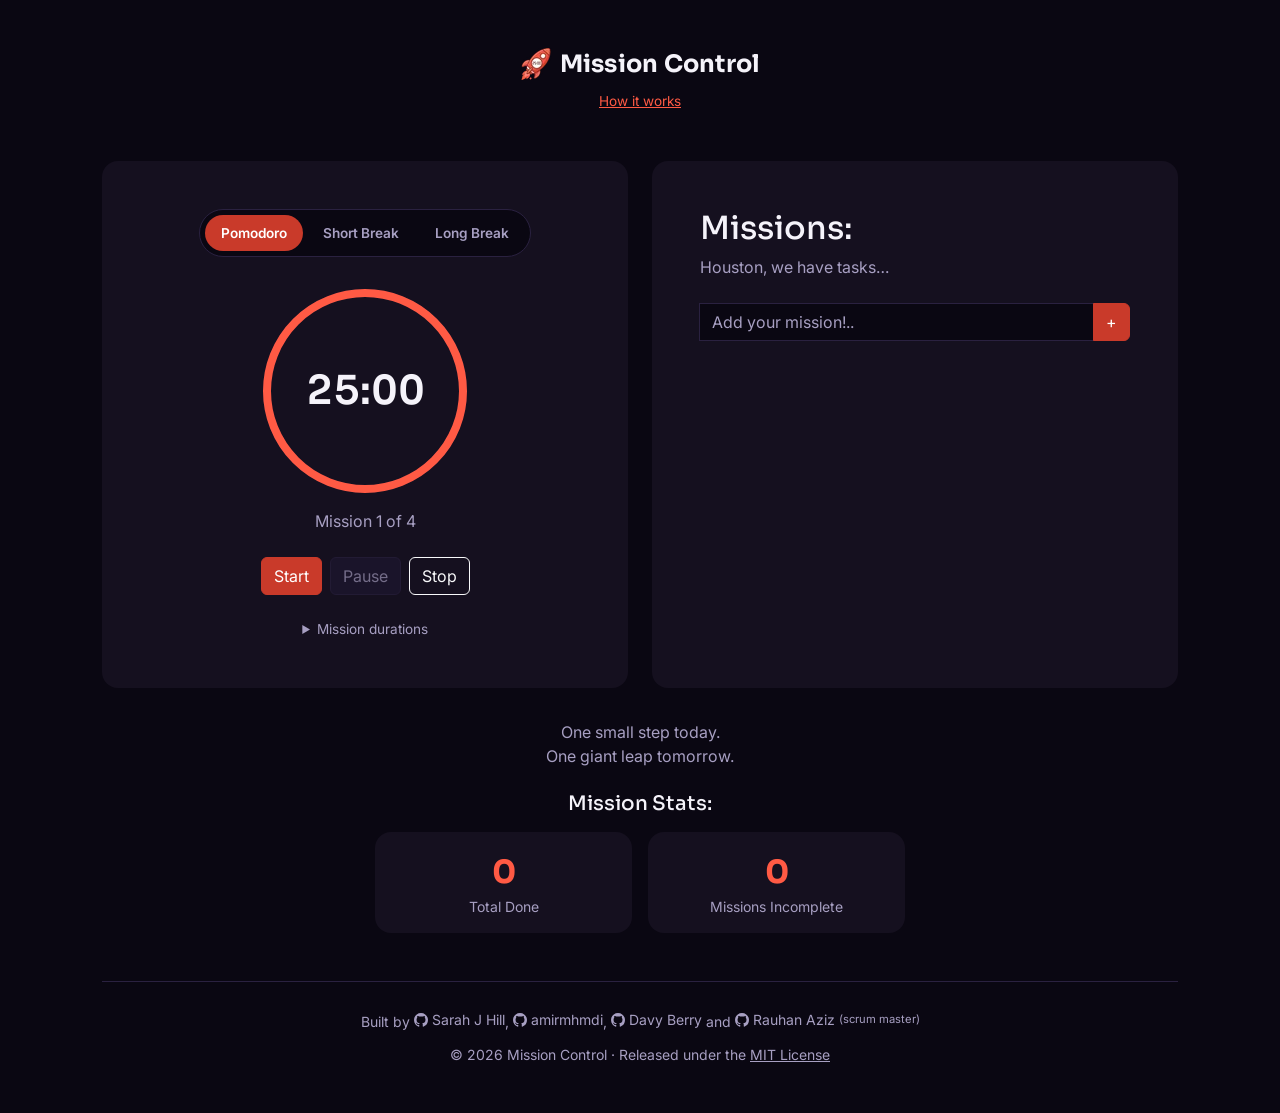
<file: index.html>
<!DOCTYPE html>
<html lang="en">

<head>
  <meta charset="UTF-8">
  <meta name="viewport" content="width=device-width, initial-scale=1.0">
  <title>Mission Control | Pomodoro Timer &amp; Mission List</title>
  <meta name="description" content="Mission Control - a Pomodoro focus timer with a mission (task) list, built for the AI Augmented FullStack Bootcamp hackathon.">

  <!-- Fonts: Sora for display/headings, Inter for body/UI text -->
  <link rel="preconnect" href="https://fonts.googleapis.com">
  <link rel="preconnect" href="https://fonts.gstatic.com" crossorigin>
  <link href="https://fonts.googleapis.com/css2?family=Inter:wght@400;500;600&family=Sora:wght@500;600;700&display=swap" rel="stylesheet">

  <!-- Bootstrap 5.3 -->
  <link href="https://cdn.jsdelivr.net/npm/bootstrap@5.3.3/dist/css/bootstrap.min.css" rel="stylesheet">

  <link rel="stylesheet" href="assets/css/style.css">

  <!-- Favicon -->
  <link rel="apple-touch-icon" sizes="180x180" href="assets/images/favicons/apple-touch-icon.png">
  <link rel="icon" type="image/png" sizes="32x32" href="assets/images/favicons/favicon-32x32.png">
  <link rel="icon" type="image/png" sizes="16x16" href="assets/images/favicons/favicon-16x16.png">
  <link rel="manifest" href="assets/images/favicons/site.webmanifest">
</head>

<body>
  <div class="container app-shell py-4 py-md-5">
    <header class="text-center mb-4 mb-md-5">
      <h1 class="app-title d-inline-flex align-items-center gap-2">
        <span class="app-title__icon" aria-hidden="true">
          <img src="assets/images/logo.webp" alt="" width="32" height="32" decoding="async">
        </span>
        Mission Control
      </h1>
      <div>
        <button type="button" class="btn btn-link instructions-link p-0" data-bs-toggle="modal" data-bs-target="#instructionsModal">
          How it works
        </button>
      </div>
    </header>


    <main class="row g-4">

      <!--  TIMER PANEL — Sarah (Timer core: US-1–5)  -->
      <div class="col-12 col-lg-6">
        <section class="panel card bg-body-tertiary border-0 rounded-4 p-4 p-md-5 h-100 d-flex flex-column align-items-center text-center" aria-labelledby="timer-heading">
          <h2 id="timer-heading" class="visually-hidden">Focus timer</h2>

          <!-- Mode tabs -->
          <div class="nav nav-pills mode-tabs mb-4" role="tablist" aria-label="Timer mode">
            <button type="button" class="nav-link mode-tab is-active" role="tab" aria-selected="true" aria-controls="timer-panel" id="tab-pomodoro" data-mode="pomodoro">Pomodoro</button>
            <button type="button" class="nav-link mode-tab" role="tab" aria-selected="false" aria-controls="timer-panel" id="tab-short" data-mode="short">Short Break</button>
            <button type="button" class="nav-link mode-tab" role="tab" aria-selected="false" aria-controls="timer-panel" id="tab-long" data-mode="long">Long Break</button>
          </div>

          <!-- Circular timer -->
          <div class="timer-ring-wrap mb-2" id="timer-panel" role="tabpanel" aria-labelledby="tab-pomodoro" tabindex="0">
            <svg class="timer-ring" viewBox="0 0 220 220" width="220" height="220" aria-hidden="true">
              <circle class="timer-ring__track" cx="110" cy="110" r="98" />
              <circle class="timer-ring__progress" id="ring-progress" cx="110" cy="110" r="98" />
            </svg>
            <div class="timer-display" id="timer-display" role="timer" aria-live="polite" aria-atomic="true">
              25:00
            </div>
          </div>

          <p class="session-counter text-subtle mb-4" id="session-counter">Mission 1 of 4</p>

          <!-- Controls -->
          <div class="timer-controls d-flex gap-2 mb-4">
            <button type="button" class="btn btn-primary" id="btn-start">Start</button>
            <button type="button" class="btn btn-secondary" id="btn-pause" disabled>Pause</button>
            <button type="button" class="btn btn-outline-light" id="btn-stop">Stop</button>
          </div>

          <!--  Duration settings — Rauhan (Persistence + Settings: US-6, US-12, US-13)  -->
          <details class="settings w-100">
            <summary class="text-subtle">Mission durations</summary>
            <form class="settings__form row g-2 mt-2 justify-content-center" id="settings-form">
              <div class="col-auto">
                <label for="duration-pomodoro" class="form-label small text-subtle mb-1">Pomodoro (min)</label>
                <input type="number" class="form-control form-control-sm" id="duration-pomodoro" name="pomodoro" min="1" max="90" step="1" value="25" inputmode="numeric">
              </div>
              <div class="col-auto">
                <label for="duration-short" class="form-label small text-subtle mb-1">Short Break (min)</label>
                <input type="number" class="form-control form-control-sm" id="duration-short" name="short" min="1" max="30" step="1" value="5" inputmode="numeric">
              </div>
              <div class="col-auto">
                <label for="duration-long" class="form-label small text-subtle mb-1">Long Break (min)</label>
                <input type="number" class="form-control form-control-sm" id="duration-long" name="long" min="1" max="60" step="1" value="15" inputmode="numeric">
              </div>
              <div class="col-12 mt-3">
                <button type="submit" class="btn btn-outline-light btn-sm">Save durations</button>
                <p class="settings__error text-danger small mt-2 mb-0" id="settings-error" role="alert"></p>
              </div>
            </form>
          </details>
          <!--  end Settings — you  -->

          <p class="timer-announcer visually-hidden" id="timer-announcer" aria-live="assertive"></p>
        </section>
      </div>

      <!--  MISSIONS PANEL added by Amir-->
      <div class="col-12 col-lg-6">
        <section class="panel card bg-body-tertiary border-0 rounded-4 p-4 p-md-5 h-100" aria-labelledby="missions-heading">
          <h2 id="missions-heading">Missions:</h2>
          <p class="missions-tagline text-subtle mb-4">Houston, we have tasks&hellip;</p>

          <form class="mission-form input-group mb-1" id="mission-form">
            <label for="mission-input" class="visually-hidden">Add your mission</label>
            <input type="text" class="form-control" id="mission-input" name="mission" placeholder="Add your mission!.." autocomplete="off">
            <button type="submit" class="btn btn-primary" aria-label="Add mission">
              <span aria-hidden="true">+</span>
            </button>
          </form>
          <p class="mission-form__error text-danger small" id="mission-error" role="alert"></p>

          <ul class="mission-list list-group list-group-flush mt-3" id="mission-list">
            <!-- Mission <li> items injected here by js/app.js -->
          </ul>
        </section>
      </div>

      <!--  STATS STRIP added by Amir -->
      <div class="col-12">
        <section class="stats-strip text-center pt-2" aria-labelledby="stats-heading">
          <p class="stats-strip__tagline text-subtle mb-4">One small step today.<br>One giant leap tomorrow.</p>

          <h2 id="stats-heading" class="h5 mb-3">Mission Stats:</h2>
          <div class="row justify-content-center g-3">
            <div class="col-6 col-sm-4 col-md-3">
              <div class="stat-card card bg-body-tertiary border-0 rounded-4 p-3">
                <p class="stat-card__value mb-0" id="stat-done">0</p>
                <p class="stat-card__label text-subtle small mb-0">Total Done</p>
              </div>
            </div>
            <div class="col-6 col-sm-4 col-md-3">
              <div class="stat-card card bg-body-tertiary border-0 rounded-4 p-3">
                <p class="stat-card__value mb-0" id="stat-incomplete">0</p>
                <p class="stat-card__label text-subtle small mb-0">Missions Incomplete</p>
              </div>
            </div>
          </div>
        </section>
      </div>

    </main>
    <!--  FOOTER — Davy (accessibility/usability)  -->
    <footer class="app-footer text-center text-subtle small mt-5 pt-4">
      <p class="app-footer__built-by mb-2">
        Built by
        <a href="https://github.com/sarahjhill" target="_blank" rel="noopener noreferrer" class="app-footer__link">
          <svg class="app-footer__gh-icon" viewBox="0 0 16 16" width="14" height="14" fill="currentColor" aria-hidden="true"><path d="M8 0C3.58 0 0 3.58 0 8c0 3.54 2.29 6.53 5.47 7.59.4.07.55-.17.55-.38 0-.19-.01-.82-.01-1.49-2.01.37-2.53-.49-2.69-.94-.09-.23-.48-.94-.82-1.13-.28-.15-.68-.52-.01-.53.63-.01 1.08.58 1.23.82.72 1.21 1.87.87 2.33.66.07-.52.28-.87.51-1.07-1.78-.2-3.64-.89-3.64-3.95 0-.87.31-1.59.82-2.15-.08-.2-.36-1.02.08-2.12 0 0 .67-.21 2.2.82.64-.18 1.32-.27 2-.27.68 0 1.36.09 2 .27 1.53-1.04 2.2-.82 2.2-.82.44 1.1.16 1.92.08 2.12.51.56.82 1.27.82 2.15 0 3.07-1.87 3.75-3.65 3.95.29.25.54.73.54 1.48 0 1.07-.01 1.93-.01 2.2 0 .21.15.46.55.38A8.01 8.01 0 0 0 16 8c0-4.42-3.58-8-8-8Z"/></svg>
          Sarah J Hill
        </a>,
        <a href="https://github.com/amirmhmdi" target="_blank" rel="noopener noreferrer" class="app-footer__link">
          <svg class="app-footer__gh-icon" viewBox="0 0 16 16" width="14" height="14" fill="currentColor" aria-hidden="true"><path d="M8 0C3.58 0 0 3.58 0 8c0 3.54 2.29 6.53 5.47 7.59.4.07.55-.17.55-.38 0-.19-.01-.82-.01-1.49-2.01.37-2.53-.49-2.69-.94-.09-.23-.48-.94-.82-1.13-.28-.15-.68-.52-.01-.53.63-.01 1.08.58 1.23.82.72 1.21 1.87.87 2.33.66.07-.52.28-.87.51-1.07-1.78-.2-3.64-.89-3.64-3.95 0-.87.31-1.59.82-2.15-.08-.2-.36-1.02.08-2.12 0 0 .67-.21 2.2.82.64-.18 1.32-.27 2-.27.68 0 1.36.09 2 .27 1.53-1.04 2.2-.82 2.2-.82.44 1.1.16 1.92.08 2.12.51.56.82 1.27.82 2.15 0 3.07-1.87 3.75-3.65 3.95.29.25.54.73.54 1.48 0 1.07-.01 1.93-.01 2.2 0 .21.15.46.55.38A8.01 8.01 0 0 0 16 8c0-4.42-3.58-8-8-8Z"/></svg>
          amirmhmdi
        </a>,
        <a href="https://github.com/davy-berry" target="_blank" rel="noopener noreferrer" class="app-footer__link">
          <svg class="app-footer__gh-icon" viewBox="0 0 16 16" width="14" height="14" fill="currentColor" aria-hidden="true"><path d="M8 0C3.58 0 0 3.58 0 8c0 3.54 2.29 6.53 5.47 7.59.4.07.55-.17.55-.38 0-.19-.01-.82-.01-1.49-2.01.37-2.53-.49-2.69-.94-.09-.23-.48-.94-.82-1.13-.28-.15-.68-.52-.01-.53.63-.01 1.08.58 1.23.82.72 1.21 1.87.87 2.33.66.07-.52.28-.87.51-1.07-1.78-.2-3.64-.89-3.64-3.95 0-.87.31-1.59.82-2.15-.08-.2-.36-1.02.08-2.12 0 0 .67-.21 2.2.82.64-.18 1.32-.27 2-.27.68 0 1.36.09 2 .27 1.53-1.04 2.2-.82 2.2-.82.44 1.1.16 1.92.08 2.12.51.56.82 1.27.82 2.15 0 3.07-1.87 3.75-3.65 3.95.29.25.54.73.54 1.48 0 1.07-.01 1.93-.01 2.2 0 .21.15.46.55.38A8.01 8.01 0 0 0 16 8c0-4.42-3.58-8-8-8Z"/></svg>
          Davy Berry
        </a>
        and
        <a href="https://github.com/Azizr96" target="_blank" rel="noopener noreferrer" class="app-footer__link">
          <svg class="app-footer__gh-icon" viewBox="0 0 16 16" width="14" height="14" fill="currentColor" aria-hidden="true"><path d="M8 0C3.58 0 0 3.58 0 8c0 3.54 2.29 6.53 5.47 7.59.4.07.55-.17.55-.38 0-.19-.01-.82-.01-1.49-2.01.37-2.53-.49-2.69-.94-.09-.23-.48-.94-.82-1.13-.28-.15-.68-.52-.01-.53.63-.01 1.08.58 1.23.82.72 1.21 1.87.87 2.33.66.07-.52.28-.87.51-1.07-1.78-.2-3.64-.89-3.64-3.95 0-.87.31-1.59.82-2.15-.08-.2-.36-1.02.08-2.12 0 0 .67-.21 2.2.82.64-.18 1.32-.27 2-.27.68 0 1.36.09 2 .27 1.53-1.04 2.2-.82 2.2-.82.44 1.1.16 1.92.08 2.12.51.56.82 1.27.82 2.15 0 3.07-1.87 3.75-3.65 3.95.29.25.54.73.54 1.48 0 1.07-.01 1.93-.01 2.2 0 .21.15.46.55.38A8.01 8.01 0 0 0 16 8c0-4.42-3.58-8-8-8Z"/></svg>
          Rauhan Aziz <span class="app-footer__role">(scrum master)</span>
        </a>
      </p>
      <p class="app-footer__meta mb-0">
        &copy; 2026 Mission Control &middot; Released under the <a href="LICENSE" target="_blank" rel="noopener noreferrer" class="app-footer__link app-footer__link--inline">MIT License</a>
      </p>
    </footer>
  </div>

  <!--  INSTRUCTIONS MODAL added by Amir  -->
  <div class="modal fade" id="instructionsModal" tabindex="-1" aria-hidden="true">
    <div class="modal-dialog modal-dialog-centered" role="dialog" aria-modal="true" aria-labelledby="instructionsModalLabel">
      <div class="modal-content">
        <div class="modal-header">
          <h2 class="modal-title h5" id="instructionsModalLabel">Mission Briefing</h2>
          <button type="button" class="btn-close btn-close-white" data-bs-dismiss="modal" aria-label="Close"></button>
        </div>
        <div class="modal-body">
          <p>Here's how a focus session works:</p>
          <ol class="mb-3">
            <li>Add your missions to the list, and mark one as <strong>current</strong>.</li>
            <li>Press <strong>Start</strong> to begin a 25-minute Pomodoro focus session.</li>
            <li>When it ends, take a 5-minute <strong>Short Break</strong>.</li>
            <li>After 4 Pomodoros, you'll get a longer 15-minute <strong>Long Break</strong>.</li>
            <li>Check missions off as you complete them — your daily stats update automatically.</li>
          </ol>
          <p class="text-subtle small mb-0">Durations are adjustable any time under "Mission durations," and everything is saved automatically so you won't lose your progress on refresh.</p>
        </div>
        <div class="modal-footer">
          <button type="button" class="btn btn-primary" data-bs-dismiss="modal">Got it</button>
        </div>
      </div>
    </div>
  </div>


  <!-- Bootstrap JS — non-bundle build: we only use the Modal, so Popper is not needed -->
  <script defer src="https://cdn.jsdelivr.net/npm/bootstrap@5.3.3/dist/js/bootstrap.min.js"></script>
  <script type="module" src="assets/js/script.js"></script>
</body>

</html>
</file>
<file: assets/css/style.css>
/*  Variables and Theme declarations */
:root,
[data-bs-theme="dark"] {
  /* Surfaces */
  --color-bg: #0a0712; /* page background */
  --color-bg-card: #15101f; /* panels */
  --color-bg-card-raised: #1e1730; /* mission list items, inputs */
  --color-border: #2a2140;

  /* Text  */
  --color-text-primary: #f5f3fa;
  --color-text-secondary: #a79fc2;

  /* Accent (tomato)  */
  --color-accent: #ff5a44;
  /* Button fill — white  */
  --color-accent-button: #c93a2a;
  --color-accent-button-hover: #db4530;

  --color-success: #34d399;
  --color-danger: #ff5a44;

  --font-display: "Sora", system-ui, sans-serif;
  --font-body: "Inter", system-ui, sans-serif;

  /* Map onto Bootstrap's own variables so its components inherit the palette */
  --bs-body-bg: var(--color-bg);
  --bs-body-color: var(--color-text-primary);
  --bs-secondary-color: var(--color-text-secondary);
  --bs-border-color: var(--color-border);
  --bs-tertiary-bg: var(--color-bg-card);
  --bs-tertiary-bg-rgb: 21, 16, 31;
  --bs-card-bg: var(--color-bg-card);

  --bs-danger: var(--color-danger);
  --bs-danger-rgb: 255, 90, 68;

  --bs-link-color: var(--color-accent);
}

/*  1a. Buttons —  Customisations and styling */

/*  1b. Buttons — Timer core: Start/Pause  */

.btn-primary {
  --bs-btn-color: #ffffff;
  --bs-btn-bg: var(--color-accent-button);
  --bs-btn-border-color: var(--color-accent-button);
  --bs-btn-hover-color: #ffffff;
  --bs-btn-hover-bg: var(--color-accent-button-hover);
  --bs-btn-hover-border-color: var(--color-accent-button-hover);
  --bs-btn-active-color: #ffffff;
  --bs-btn-active-bg: var(--color-accent-button-hover);
  --bs-btn-active-border-color: var(--color-accent-button-hover);
  --bs-btn-disabled-color: #ffffff;
  --bs-btn-disabled-bg: var(--color-accent-button);
  --bs-btn-disabled-border-color: var(--color-accent-button);
  --bs-btn-focus-shadow-rgb: 201, 58, 42;
}

.btn-secondary {
  --bs-btn-color: var(--color-text-primary);
  --bs-btn-bg: var(--color-bg-card-raised);
  --bs-btn-border-color: var(--color-border);
  --bs-btn-hover-color: var(--color-text-primary);
  --bs-btn-hover-bg: #291f42;
  --bs-btn-hover-border-color: var(--color-border);
  --bs-btn-active-color: var(--color-text-primary);
  --bs-btn-active-bg: #291f42;
  --bs-btn-active-border-color: var(--color-border);
  --bs-btn-disabled-color: var(--color-text-secondary);
  --bs-btn-disabled-bg: var(--color-bg-card-raised);
  --bs-btn-disabled-border-color: var(--color-border);
}

/*  1c. Buttons — Task List: "Set current"  */

.btn-outline-secondary {
  --bs-btn-color: var(--color-text-secondary);
  --bs-btn-border-color: var(--color-border);
  --bs-btn-hover-color: var(--color-bg);
  --bs-btn-hover-bg: var(--color-text-secondary);
  --bs-btn-hover-border-color: var(--color-text-secondary);
  --bs-btn-active-color: var(--color-bg);
  --bs-btn-active-bg: var(--color-text-secondary);
  --bs-btn-active-border-color: var(--color-text-secondary);
}

/*  1d. Accessibility  — Davy  */
/* General Body style and typography */
.text-subtle {
  color: var(--color-text-secondary) !important;
}

body {
  font-family: var(--font-body);
}
h1,
h2,
.stat-card__value,
.timer-display {
  font-family: var(--font-display);
}

/* Visible keyboard focus everywhere */
:focus-visible {
  outline: 3px solid var(--color-accent);
  outline-offset: 2px;
}

/*  2. Shell — Davy (general layout/responsive polish)  */
.app-shell {
  max-width: 1100px;
}
.app-title {
  font-size: 1.5rem;
  font-weight: 700;
  letter-spacing: 0.01em;
}
.app-title__icon {
  color: var(--color-accent);
  display: inline-flex;
}

.panel {
  box-shadow: none;
} /* flat, clean surfaces instead of drop shadows */

/*  3. Mode tabs — Sarah (Timer core)  */
.mode-tabs {
  background-color: var(--color-bg);
  border: 1px solid var(--color-border);
  padding: 5px;
  border-radius: 999px;
  gap: 4px;
  display: flex;
  flex-wrap: nowrap;
  overflow-x: auto;
  overflow-y: hidden;
  scrollbar-width: none;
  -ms-overflow-style: none;
  -webkit-overflow-scrolling: touch;
}
.mode-tabs::-webkit-scrollbar { display: none; }
.mode-tab {
  color: var(--color-text-secondary);
  border-radius: 999px;
  font-size: 0.85rem;
  font-weight: 600;
  padding: 8px 16px;
  border: none;
  background: transparent;
  white-space: nowrap;
  flex: 0 0 auto;
}
.mode-tab.is-active {
  background-color: var(--color-accent-button);
  color: #ffffff;
  border-radius: 50px;
}


/*  4. Timer ring — Sarah (Timer core)  */
.timer-ring-wrap {
  position: relative;
  width: 220px;
  height: 220px;
  margin-inline: auto;
}
.timer-ring {
  transform: rotate(-90deg);
}
.timer-ring__track {
  fill: none;
  stroke: var(--color-bg-card-raised);
  stroke-width: 8;
}
.timer-ring__progress {
  fill: none;
  stroke: var(--color-accent);
  stroke-width: 8;
  stroke-linecap: round;
  transition: stroke-dashoffset 0.25s linear;
}
.timer-display {
  position: absolute;
  inset: 0;
  display: flex;
  align-items: center;
  justify-content: center;
  font-size: 2.5rem;
  font-weight: 600;
  font-variant-numeric: tabular-nums;
  color: var(--color-text-primary);
}

/*  5. Settings (mission durations) — you (Persistence + Settings)  */
.settings {
  max-width: 360px;
}
.settings summary {
  cursor: pointer;
  font-size: 0.85rem;
  color: var(--color-text-secondary);
}
.settings summary::marker {
  color: var(--color-text-secondary);
}
.settings input.form-control {
  background-color: var(--color-bg);
  border-color: var(--color-border);
  color: var(--color-text-primary);
}

/*  6. Mission form + list — Amir (Task List CRUD)  */
.mission-form input.form-control {
  background-color: var(--color-bg);
  border-color: var(--color-border);
  color: var(--color-text-primary);
}
.mission-form input.form-control::placeholder {
  color: var(--color-text-secondary);
}

.mission-list .list-group-item {
  background-color: transparent;
  border-color: var(--color-border);
  padding-left: 0;
  padding-right: 0;
}

/* Scroll rather than grow once the list has more than ~5 missions */
.mission-list {
  max-height: 21rem;
  overflow-y: auto;
  padding-right: 0.5rem;
  scrollbar-width: thin; /* Firefox */
  scrollbar-color: var(--color-accent-button) var(--color-bg-card-raised);
}
.mission-list::-webkit-scrollbar {
  width: 8px;
} /* Chrome/Safari/Edge */
.mission-list::-webkit-scrollbar-track {
  background-color: var(--color-bg-card-raised);
  border-radius: 999px;
}
.mission-list::-webkit-scrollbar-thumb {
  background-color: var(--color-accent-button);
  border-radius: 999px;
}
.mission-list::-webkit-scrollbar-thumb:hover {
  background-color: var(--color-accent-button-hover);
}

.mission-item.is-current {
  border-radius: 8px;
  outline: 2px solid var(--color-accent);
  outline-offset: -1px;
}
.mission-item__label {
  flex: 1;
  cursor: pointer;
}
.mission-item.is-complete .mission-item__label {
  text-decoration: line-through;
  color: var(--color-text-secondary);
}
.mission-item__checkbox {
  accent-color: var(--color-success);
  width: 18px;
  height: 18px;
}
.mission-item__current-btn {
  --bs-btn-padding-y: 0.15rem;
  --bs-btn-padding-x: 0.6rem;
  --bs-btn-font-size: 0.7rem;
  color: var(--color-text-secondary);
  border-color: var(--color-border);
}
.mission-item.is-current .mission-item__current-btn {
  color: var(--color-accent);
  border-color: var(--color-accent);
}

/*  7. Stat cards — Amir (Task List CRUD: mission counts)  */
.stat-card__value {
  font-size: 2rem;
  font-weight: 700;
  color: var(--color-accent);
}

.stat-card {
  border: 1px solid var(--color-border);
}

/*  8. Instructions link + modal  (accessibility/usability)  */
.instructions-link {
  color: var(--color-accent);
  font-size: 0.85rem;
  text-decoration: underline;
}
.instructions-link:hover,
.instructions-link:focus-visible {
  color: var(--color-accent-button-hover);
}

.modal-content {
  background-color: var(--color-bg-card);
  color: var(--color-text-primary);
  border: 1px solid var(--color-border);
}
.modal-header,
.modal-footer {
  border-color: var(--color-border);
}
.modal-body ol {
  color: var(--color-text-primary);
}
.modal-body li {
  margin-bottom: 0.4rem;
}

@media (max-width: 450px) {
  .mode-tabs {
    justify-content: flex-start;
    padding: 4px;
    gap: 3px;
  }

  .mode-tab {
    font-size: 0.75rem;
    padding: 7px 10px;
  }
}


@media (max-width: 450px) {
  .mode-tabs {
    justify-content: flex-start;
    padding: 4px;
    gap: 3px;
  }

  .mode-tab {
    font-size: 0.75rem;
    padding: 7px 10px;
  }
}

.error-page {
  min-height: 100vh;
  display: grid;
  place-items: center;
  padding: 2rem 1rem;
  background-color: var(--color-bg);
  color: var(--color-text-primary);
}

.error-page__card {
  width: min(100%, 540px);
  border: 1px solid var(--color-border);
  background-color: var(--color-bg-card);
  border-radius: 24px;
  padding: 3rem 2rem;
  box-shadow: inset 0 0 0 1px rgba(255, 255, 255, 0.02);
}

.error-page__eyebrow {
  font-family: var(--font-display);
  color: var(--color-accent);
  text-transform: uppercase;
  letter-spacing: 0.2em;
  font-size: 0.8rem;
}

.error-page__illustration {
  font-size: clamp(3rem, 6vw, 6rem);
  display: inline-flex;
  align-items: center;
  justify-content: center;
  width: 6rem;
  height: 6rem;
  margin-inline: auto;
  border-radius: 50%;
  background-color: rgba(255, 90, 68, 0.16);
  color: var(--color-accent);
}

.error-page__title {
  font-family: var(--font-display);
  font-size: clamp(2.25rem, 4vw, 3rem);
  margin-bottom: 0.75rem;
}

.error-page__description {
  color: var(--color-text-secondary);
  font-size: 1rem;
  line-height: 1.75;
  max-width: 38rem;
  margin-inline: auto;
}

@media (max-width: 575px) {
  .error-page__card {
    padding: 2.5rem 1.5rem;
  }
}

@media (prefers-reduced-motion: reduce) {
  *,
  *::before,
  *::after {
    animation-duration: 0.01ms !important;
    transition-duration: 0.01ms !important;
  }

}

/*  9. Footer — Davy (accessibility/usability)  */
.app-footer {
  border-top: 1px solid var(--color-border);
}

.app-footer__built-by {
  line-height: 2;
}

.app-footer__link {
  color: var(--color-text-secondary);
  text-decoration: none;
  display: inline-flex;
  align-items: center;
  gap: 4px;
  border-radius: 4px;
}
.app-footer__link:hover,
.app-footer__link:focus-visible {
  color: var(--color-accent);
}
.app-footer__link--inline {
  text-decoration: underline;
}

.app-footer__gh-icon {
  flex-shrink: 0;
}
.app-footer__role {
  color: var(--color-text-secondary);
  font-size: 0.8em;
}
</file>
